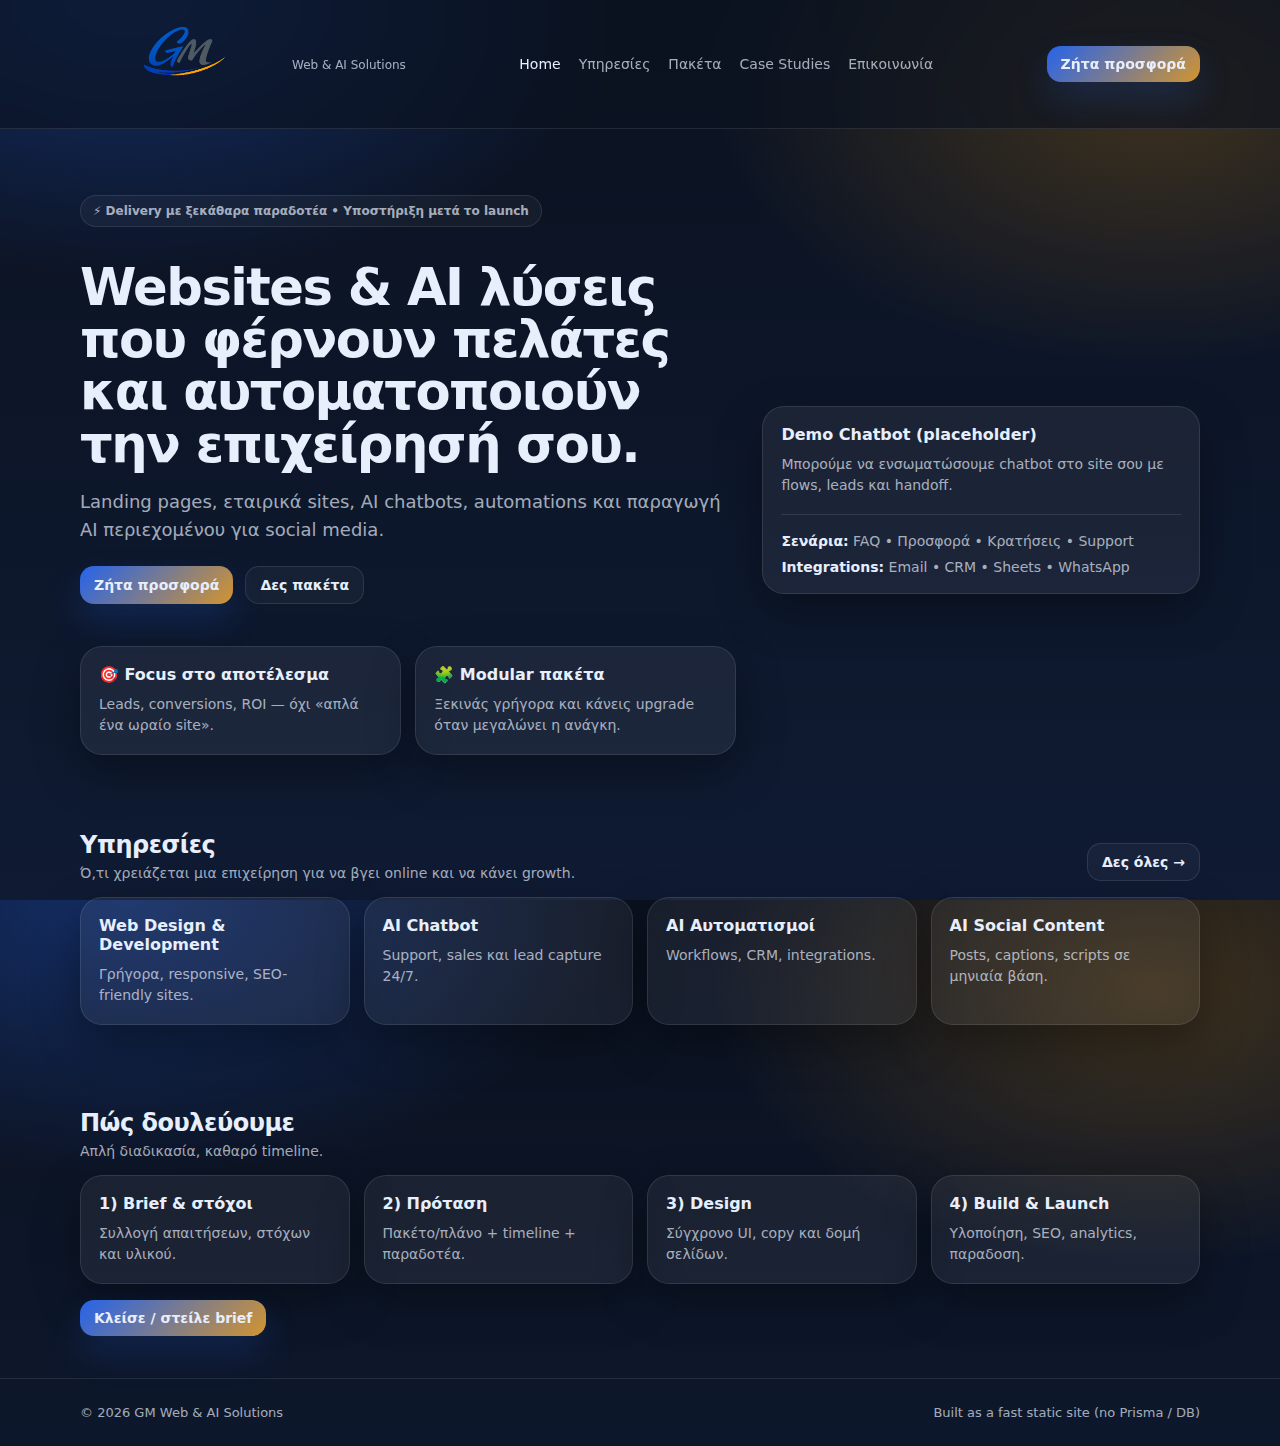
<file: index.html>
<!doctype html>
<html lang="el">
<head>
  <meta charset="utf-8" />
  <meta name="viewport" content="width=device-width, initial-scale=1" />
  <title>GM • Home</title>
  <link rel="stylesheet" href="style.css" />
</head>
<body>
  <header class="nav">
    <div class="container nav-inner">
      <a class="brand" href="index.html">
        <img src="assets/logo.png" alt="Logo"/>
        <div>
          <div class="t2">Web & AI Solutions</div>
        </div>
      </a>

      <nav class="nav-links" data-nav>
        <a href="index.html">Home</a>
        <a href="services.html">Υπηρεσίες</a>
        <a href="pricing.html">Πακέτα</a>
        <a href="case-studies.html">Case Studies</a>
        <a href="contact.html">Επικοινωνία</a>
      </nav>

      <div style="display:flex; gap:10px; align-items:center;">
        <a class="btn primary" href="contact.html">Ζήτα προσφορά</a>
        <button class="mobile-toggle" aria-label="Menu" data-mobile-toggle>☰</button>
      </div>
    </div>
    <div class="container mobile-menu" data-mobile-menu data-nav>
      <a href="index.html">Home</a>
      <a href="services.html">Υπηρεσίες</a>
      <a href="pricing.html">Πακέτα</a>
      <a href="case-studies.html">Case Studies</a>
      <a href="contact.html">Επικοινωνία</a>
    </div>
  </header>

  <main>
  <section class="hero">
    <div class="container">
      <span class="badge">⚡ Delivery με ξεκάθαρα παραδοτέα • Υποστήριξη μετά το launch</span>

      <div class="hero-grid">
        <div>
          <h1 class="h1">Websites & AI λύσεις που φέρνουν πελάτες και αυτοματοποιούν την επιχείρησή σου.</h1>
          <p class="lead">Landing pages, εταιρικά sites, AI chatbots, automations και παραγωγή AI περιεχομένου για social media.</p>

          <div class="hero-actions">
            <a class="btn primary" href="contact.html">Ζήτα προσφορά</a>
            <a class="btn ghost" href="pricing.html">Δες πακέτα</a>
          </div>

          <div class="section" style="padding-bottom:0;">
            <div class="grid2">
              <div class="card">
                <h3>🎯 Focus στο αποτέλεσμα</h3>
                <p>Leads, conversions, ROI — όχι «απλά ένα ωραίο site».</p>
              </div>
              <div class="card">
                <h3>🧩 Modular πακέτα</h3>
                <p>Ξεκινάς γρήγορα και κάνεις upgrade όταν μεγαλώνει η ανάγκη.</p>
              </div>
            </div>
          </div>
        </div>

        <div class="card">
          <h3>Demo Chatbot (placeholder)</h3>
          <p>Μπορούμε να ενσωματώσουμε chatbot στο site σου με flows, leads και handoff.</p>
          <hr class="hr"/>
          <div class="kpi"><strong>Σενάρια:</strong> FAQ • Προσφορά • Κρατήσεις • Support</div>
          <div class="kpi" style="margin-top:10px;"><strong>Integrations:</strong> Email • CRM • Sheets • WhatsApp</div>
        </div>
      </div>
    </div>
  </section>

  <section class="section">
    <div class="container">
      <div class="section-head">
        <div>
          <h2 class="section-title">Υπηρεσίες</h2>
          <p class="section-sub">Ό,τι χρειάζεται μια επιχείρηση για να βγει online και να κάνει growth.</p>
        </div>
        <a class="btn ghost" href="services.html">Δες όλες →</a>
      </div>

      <div class="grid4">
        <a class="card" href="services.html#websites">
          <h3>Web Design & Development</h3>
          <p>Γρήγορα, responsive, SEO-friendly sites.</p>
        </a>
        <a class="card" href="services.html#ai-chatbot">
          <h3>AI Chatbot</h3>
          <p>Support, sales και lead capture 24/7.</p>
        </a>
        <a class="card" href="services.html#automations">
          <h3>AI Αυτοματισμοί</h3>
          <p>Workflows, CRM, integrations.</p>
        </a>
        <a class="card" href="services.html#ai-content">
          <h3>AI Social Content</h3>
          <p>Posts, captions, scripts σε μηνιαία βάση.</p>
        </a>
      </div>
    </div>
  </section>

  <section class="section">
    <div class="container">
      <div class="section-head">
        <div>
          <h2 class="section-title">Πώς δουλεύουμε</h2>
          <p class="section-sub">Απλή διαδικασία, καθαρό timeline.</p>
        </div>
      </div>

      <div class="grid4">
        <div class="card"><h3>1) Brief & στόχοι</h3><p>Συλλογή απαιτήσεων, στόχων και υλικού.</p></div>
        <div class="card"><h3>2) Πρόταση</h3><p>Πακέτο/πλάνο + timeline + παραδοτέα.</p></div>
        <div class="card"><h3>3) Design</h3><p>Σύγχρονο UI, copy και δομή σελίδων.</p></div>
        <div class="card"><h3>4) Build & Launch</h3><p>Υλοποίηση, SEO, analytics, παραδοση.</p></div>
      </div>

      <div style="margin-top:16px;">
        <a class="btn primary" href="contact.html">Κλείσε / στείλε brief</a>
      </div>
    </div>
  </section>
</main>


  <footer class="footer">
    <div class="container" style="display:flex; gap:14px; align-items:center; justify-content:space-between; flex-wrap:wrap;">
      <div>© <span id="y"></span> GM Web & AI Solutions</div>
      <div>Built as a fast static site (no Prisma / DB)</div>
    </div>
  </footer>

  <script>document.getElementById('y').textContent = new Date().getFullYear();</script>
  <script src="app.js"></script>
<!-- Tawk.to Live Chat -->
<script type="text/javascript">
  var Tawk_API=Tawk_API||{}, Tawk_LoadStart=new Date();
  (function(){
    var s1=document.createElement("script"),s0=document.getElementsByTagName("script")[0];
    s1.async=true;
    // Αντικατάστησε το YOUR_PROPERTY_ID/YOUR_WIDGET_ID με αυτά που δίνει το tawk.to
    // Παράδειγμα: https://embed.tawk.to/XXXX/YYYY
    s1.src='https://embed.tawk.to/69833ee8f633d11c3cbc7ebc/1jgkarf2d';
    s1.charset='UTF-8';
    s1.setAttribute('crossorigin','*');
    s0.parentNode.insertBefore(s1,s0);
  })();
</script>
<!-- End Tawk.to Live Chat -->

</body>
</html>
</file>
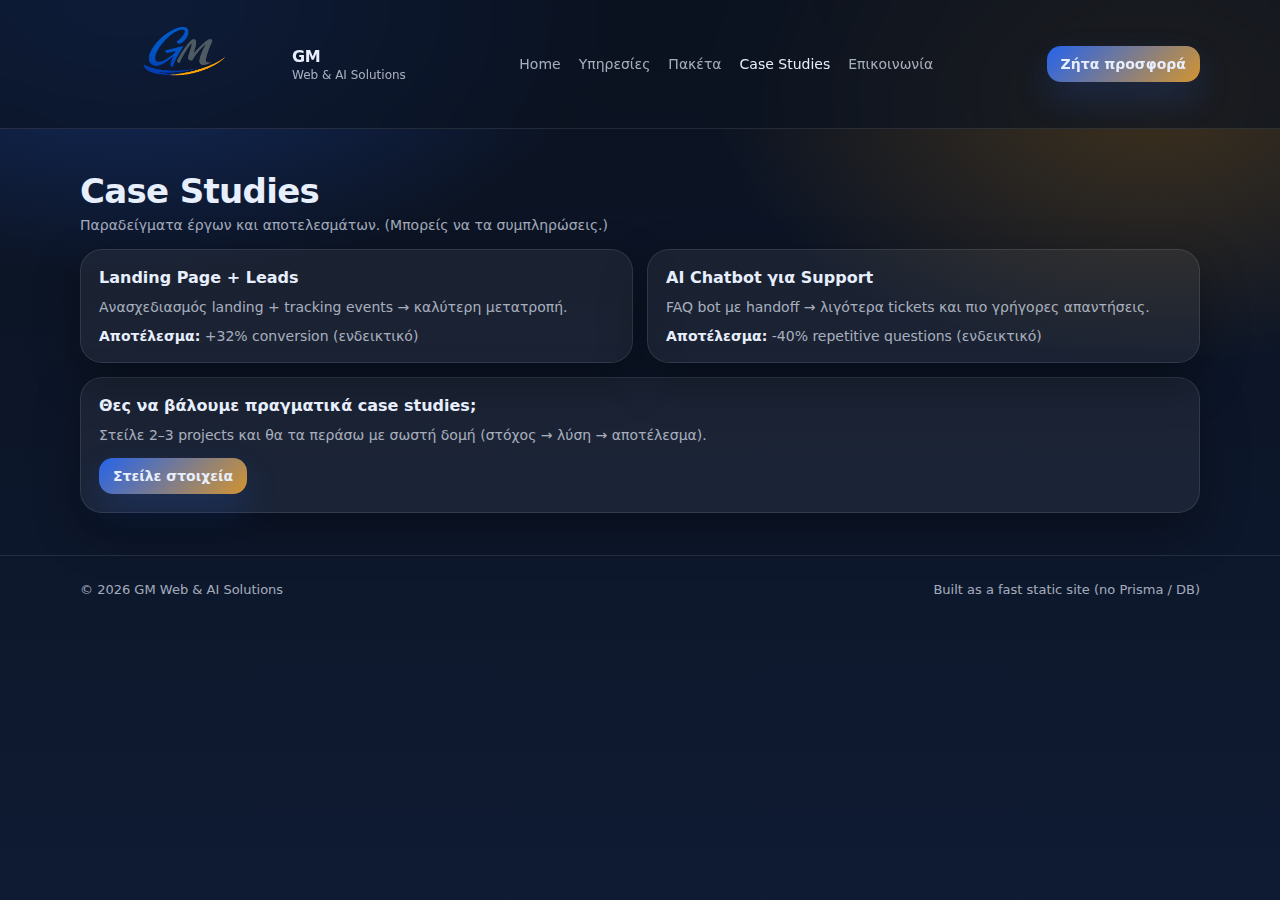
<file: case-studies.html>
<!doctype html>
<html lang="el">
<head>
  <meta charset="utf-8" />
  <meta name="viewport" content="width=device-width, initial-scale=1" />
  <title>GM • Case Studies</title>
  <link rel="stylesheet" href="style.css" />
</head>
<body>
  <header class="nav">
    <div class="container nav-inner">
      <a class="brand" href="index.html">
        <img src="assets/logo.png" alt="Logo"/>
        <div>
          <div class="t1">GM</div>
          <div class="t2">Web & AI Solutions</div>
        </div>
      </a>

      <nav class="nav-links" data-nav>
        <a href="index.html">Home</a>
        <a href="services.html">Υπηρεσίες</a>
        <a href="pricing.html">Πακέτα</a>
        <a href="case-studies.html">Case Studies</a>
        <a href="contact.html">Επικοινωνία</a>
      </nav>

      <div style="display:flex; gap:10px; align-items:center;">
        <a class="btn primary" href="contact.html">Ζήτα προσφορά</a>
        <button class="mobile-toggle" aria-label="Menu" data-mobile-toggle>☰</button>
      </div>
    </div>
    <div class="container mobile-menu" data-mobile-menu data-nav>
      <a href="index.html">Home</a>
      <a href="services.html">Υπηρεσίες</a>
      <a href="pricing.html">Πακέτα</a>
      <a href="case-studies.html">Case Studies</a>
      <a href="contact.html">Επικοινωνία</a>
    </div>
  </header>

  <main class="section">
  <div class="container">
    <div class="section-head">
      <div>
        <h1 class="section-title" style="font-size:34px;">Case Studies</h1>
        <p class="section-sub">Παραδείγματα έργων και αποτελεσμάτων. (Μπορείς να τα συμπληρώσεις.)</p>
      </div>
    </div>

    <div class="grid2">
      <div class="card">
        <h3>Landing Page + Leads</h3>
        <p>Ανασχεδιασμός landing + tracking events → καλύτερη μετατροπή.</p>
        <div class="kpi" style="margin-top:10px;"><strong>Αποτέλεσμα:</strong> +32% conversion (ενδεικτικό)</div>
      </div>
      <div class="card">
        <h3>AI Chatbot για Support</h3>
        <p>FAQ bot με handoff → λιγότερα tickets και πιο γρήγορες απαντήσεις.</p>
        <div class="kpi" style="margin-top:10px;"><strong>Αποτέλεσμα:</strong> -40% repetitive questions (ενδεικτικό)</div>
      </div>
    </div>

    <div class="card" style="margin-top:14px;">
      <h3>Θες να βάλουμε πραγματικά case studies;</h3>
      <p>Στείλε 2–3 projects και θα τα περάσω με σωστή δομή (στόχος → λύση → αποτέλεσμα).</p>
      <div style="margin-top:12px;"><a class="btn primary" href="contact.html">Στείλε στοιχεία</a></div>
    </div>
  </div>
</main>


  <footer class="footer">
    <div class="container" style="display:flex; gap:14px; align-items:center; justify-content:space-between; flex-wrap:wrap;">
      <div>© <span id="y"></span> GM Web & AI Solutions</div>
      <div>Built as a fast static site (no Prisma / DB)</div>
    </div>
  </footer>

  <script>document.getElementById('y').textContent = new Date().getFullYear();</script>
  <script src="app.js"></script>
<!-- Tawk.to Live Chat -->
<script type="text/javascript">
  var Tawk_API=Tawk_API||{}, Tawk_LoadStart=new Date();
  (function(){
    var s1=document.createElement("script"),s0=document.getElementsByTagName("script")[0];
    s1.async=true;
    // Αντικατάστησε το YOUR_PROPERTY_ID/YOUR_WIDGET_ID με αυτά που δίνει το tawk.to
    // Παράδειγμα: https://embed.tawk.to/XXXX/YYYY
    s1.src='https://embed.tawk.to/69833ee8f633d11c3cbc7ebc/1jgkarf2d';
    s1.charset='UTF-8';
    s1.setAttribute('crossorigin','*');
    s0.parentNode.insertBefore(s1,s0);
  })();
</script>
<!-- End Tawk.to Live Chat -->

</body>
</html>
</file>
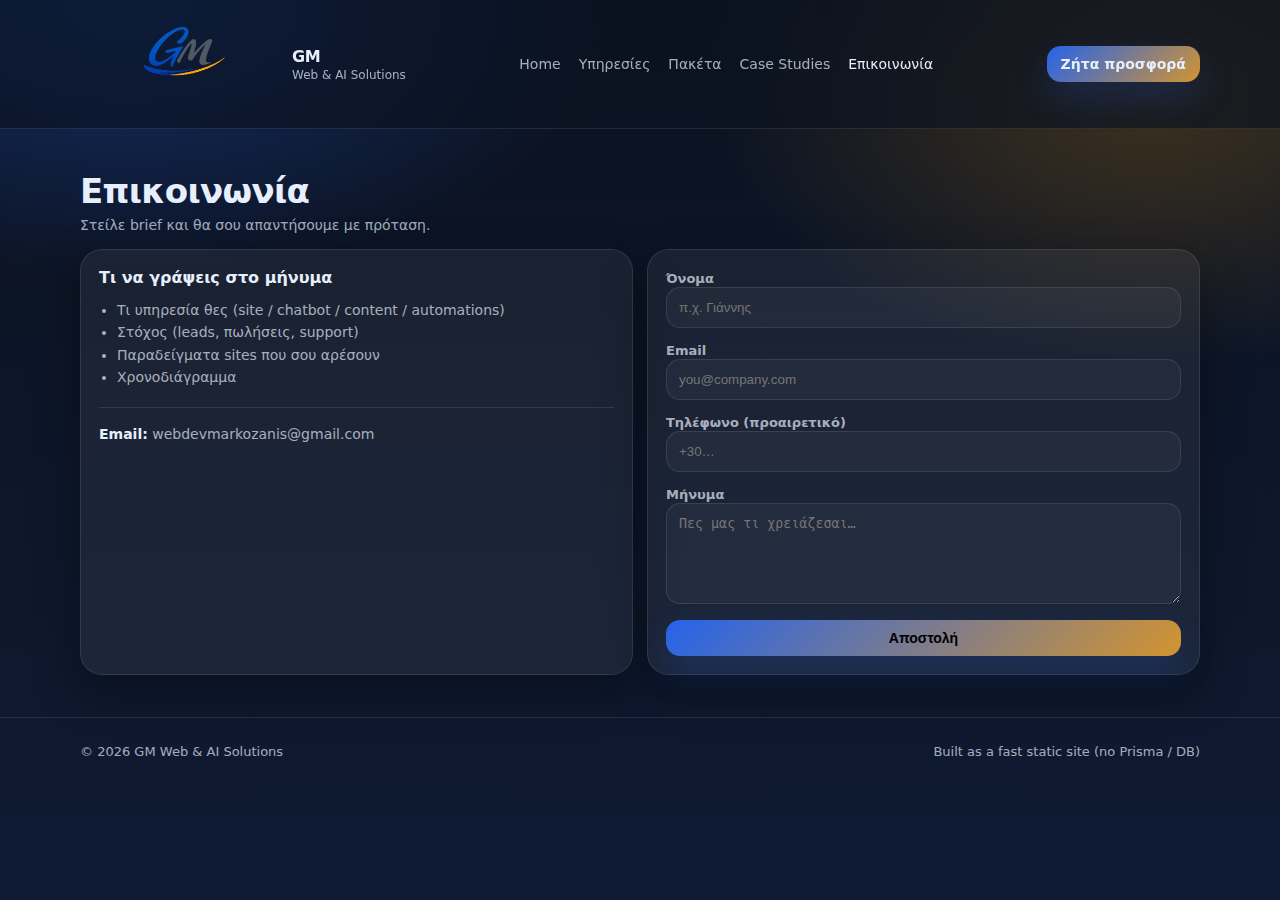
<file: contact.html>
<!doctype html>
<html lang="el">
<head>
  <meta charset="utf-8" />
  <meta name="viewport" content="width=device-width, initial-scale=1" />
  <title>GM • Επικοινωνία</title>
  <link rel="stylesheet" href="style.css" />
</head>
<body>
  <header class="nav">
    <div class="container nav-inner">
      <a class="brand" href="index.html">
        <img src="assets/logo.png" alt="Logo"/>
        <div>
          <div class="t1">GM</div>
          <div class="t2">Web & AI Solutions</div>
        </div>
      </a>

      <nav class="nav-links" data-nav>
        <a href="index.html">Home</a>
        <a href="services.html">Υπηρεσίες</a>
        <a href="pricing.html">Πακέτα</a>
        <a href="case-studies.html">Case Studies</a>
        <a href="contact.html">Επικοινωνία</a>
      </nav>

      <div style="display:flex; gap:10px; align-items:center;">
        <a class="btn primary" href="contact.html">Ζήτα προσφορά</a>
        <button class="mobile-toggle" aria-label="Menu" data-mobile-toggle>☰</button>
      </div>
    </div>
    <div class="container mobile-menu" data-mobile-menu data-nav>
      <a href="index.html">Home</a>
      <a href="services.html">Υπηρεσίες</a>
      <a href="pricing.html">Πακέτα</a>
      <a href="case-studies.html">Case Studies</a>
      <a href="contact.html">Επικοινωνία</a>
    </div>
  </header>

  <main class="section">
  <div class="container">
    <div class="section-head">
      <div>
        <h1 class="section-title" style="font-size:34px;">Επικοινωνία</h1>
        <p class="section-sub">Στείλε brief και θα σου απαντήσουμε με πρόταση.</p>
      </div>
    </div>

    <div class="grid2">
      <div class="card">
        <h3>Τι να γράψεις στο μήνυμα</h3>
        <ul class="list">
          <li>Τι υπηρεσία θες (site / chatbot / content / automations)</li>
          <li>Στόχος (leads, πωλήσεις, support)</li>
          <li>Παραδείγματα sites που σου αρέσουν</li>
          <li>Χρονοδιάγραμμα</li>
        </ul>
        <hr class="hr"/>
        <div class="kpi"><strong>Email:</strong> webdevmarkozanis@gmail.com</div>
      </div>

      <form class="card form" action="#" method="post" onsubmit="alert('Demo form: σύνδεσε το με Formspree/Netlify Forms ή custom backend.'); return false;">
        <div>
          <label>Όνομα</label>
          <input name="name" placeholder="π.χ. Γιάννης" required />
        </div>
        <div>
          <label>Email</label>
          <input type="email" name="email" placeholder="you@company.com" required />
        </div>
        <div>
          <label>Τηλέφωνο (προαιρετικό)</label>
          <input name="phone" placeholder="+30…" />
        </div>
        <div>
          <label>Μήνυμα</label>
          <textarea name="message" rows="5" placeholder="Πες μας τι χρειάζεσαι…"></textarea>
        </div>
        <button class="btn primary" type="submit">Αποστολή</button>
      </form>
    </div>
  </div>
</main>


  <footer class="footer">
    <div class="container" style="display:flex; gap:14px; align-items:center; justify-content:space-between; flex-wrap:wrap;">
      <div>© <span id="y"></span> GM Web & AI Solutions</div>
      <div>Built as a fast static site (no Prisma / DB)</div>
    </div>
  </footer>

  <script>document.getElementById('y').textContent = new Date().getFullYear();</script>
  <script src="app.js"></script>
<!-- Tawk.to Live Chat -->
<script type="text/javascript">
  var Tawk_API=Tawk_API||{}, Tawk_LoadStart=new Date();
  (function(){
    var s1=document.createElement("script"),s0=document.getElementsByTagName("script")[0];
    s1.async=true;
    // Αντικατάστησε το YOUR_PROPERTY_ID/YOUR_WIDGET_ID με αυτά που δίνει το tawk.to
    // Παράδειγμα: https://embed.tawk.to/XXXX/YYYY
    s1.src='https://embed.tawk.to/69833ee8f633d11c3cbc7ebc/1jgkarf2d';
    s1.charset='UTF-8';
    s1.setAttribute('crossorigin','*');
    s0.parentNode.insertBefore(s1,s0);
  })();
</script>
<!-- End Tawk.to Live Chat -->

</body>
</html>
</file>
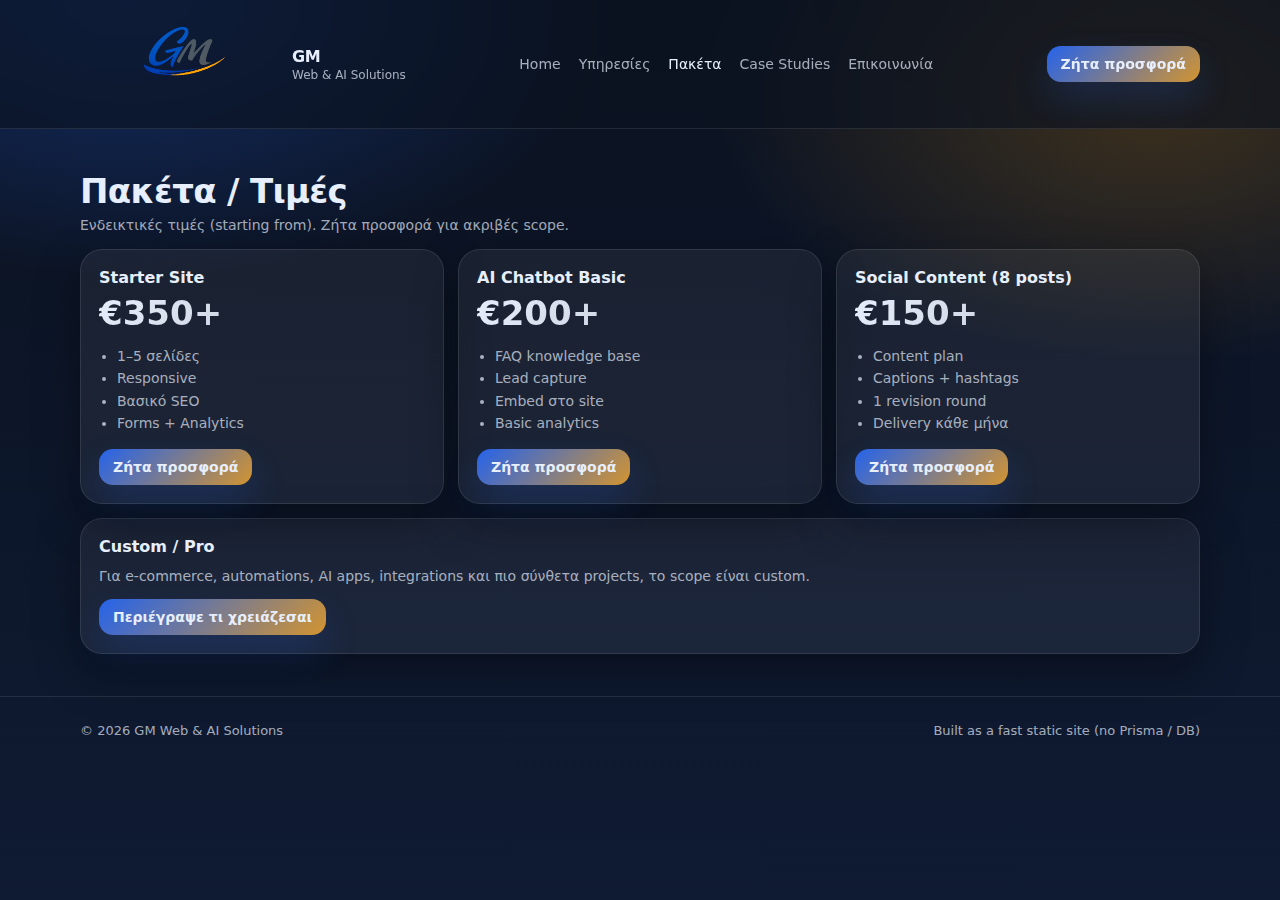
<file: pricing.html>
<!doctype html>
<html lang="el">
<head>
  <meta charset="utf-8" />
  <meta name="viewport" content="width=device-width, initial-scale=1" />
  <title>GM • Πακέτα</title>
  <link rel="stylesheet" href="style.css" />
</head>
<body>
  <header class="nav">
    <div class="container nav-inner">
      <a class="brand" href="index.html">
        <img src="assets/logo.png" alt="Logo"/>
        <div>
          <div class="t1">GM</div>
          <div class="t2">Web & AI Solutions</div>
        </div>
      </a>

      <nav class="nav-links" data-nav>
        <a href="index.html">Home</a>
        <a href="services.html">Υπηρεσίες</a>
        <a href="pricing.html">Πακέτα</a>
        <a href="case-studies.html">Case Studies</a>
        <a href="contact.html">Επικοινωνία</a>
      </nav>

      <div style="display:flex; gap:10px; align-items:center;">
        <a class="btn primary" href="contact.html">Ζήτα προσφορά</a>
        <button class="mobile-toggle" aria-label="Menu" data-mobile-toggle>☰</button>
      </div>
    </div>
    <div class="container mobile-menu" data-mobile-menu data-nav>
      <a href="index.html">Home</a>
      <a href="services.html">Υπηρεσίες</a>
      <a href="pricing.html">Πακέτα</a>
      <a href="case-studies.html">Case Studies</a>
      <a href="contact.html">Επικοινωνία</a>
    </div>
  </header>

  <main class="section">
  <div class="container">
    <div class="section-head">
      <div>
        <h1 class="section-title" style="font-size:34px;">Πακέτα / Τιμές</h1>
        <p class="section-sub">Ενδεικτικές τιμές (starting from). Ζήτα προσφορά για ακριβές scope.</p>
      </div>
    </div>

    <div class="grid3">
      <div class="card">
        <h3>Starter Site</h3>
        <div class="price">€350+</div>
        <ul class="list">
          <li>1–5 σελίδες</li>
          <li>Responsive</li>
          <li>Βασικό SEO</li>
          <li>Forms + Analytics</li>
        </ul>
        <div style="margin-top:14px;"><a class="btn primary" href="contact.html">Ζήτα προσφορά</a></div>
      </div>

      <div class="card">
        <h3>AI Chatbot Basic</h3>
        <div class="price">€200+</div>
        <ul class="list">
          <li>FAQ knowledge base</li>
          <li>Lead capture</li>
          <li>Embed στο site</li>
          <li>Basic analytics</li>
        </ul>
        <div style="margin-top:14px;"><a class="btn primary" href="contact.html">Ζήτα προσφορά</a></div>
      </div>

      <div class="card">
        <h3>Social Content (8 posts)</h3>
        <div class="price">€150+</div>
        <ul class="list">
          <li>Content plan</li>
          <li>Captions + hashtags</li>
          <li>1 revision round</li>
          <li>Delivery κάθε μήνα</li>
        </ul>
        <div style="margin-top:14px;"><a class="btn primary" href="contact.html">Ζήτα προσφορά</a></div>
      </div>
    </div>

    <div class="card" style="margin-top:14px;">
      <h3>Custom / Pro</h3>
      <p>Για e-commerce, automations, AI apps, integrations και πιο σύνθετα projects, το scope είναι custom.</p>
      <div style="margin-top:12px;"><a class="btn primary" href="contact.html">Περιέγραψε τι χρειάζεσαι</a></div>
    </div>
  </div>
</main>


  <footer class="footer">
    <div class="container" style="display:flex; gap:14px; align-items:center; justify-content:space-between; flex-wrap:wrap;">
      <div>© <span id="y"></span> GM Web & AI Solutions</div>
      <div>Built as a fast static site (no Prisma / DB)</div>
    </div>
  </footer>

  <script>document.getElementById('y').textContent = new Date().getFullYear();</script>
  <script src="app.js"></script>
<!-- Tawk.to Live Chat -->
<script type="text/javascript">
  var Tawk_API=Tawk_API||{}, Tawk_LoadStart=new Date();
  (function(){
    var s1=document.createElement("script"),s0=document.getElementsByTagName("script")[0];
    s1.async=true;
    // Αντικατάστησε το YOUR_PROPERTY_ID/YOUR_WIDGET_ID με αυτά που δίνει το tawk.to
    // Παράδειγμα: https://embed.tawk.to/XXXX/YYYY
    s1.src='https://embed.tawk.to/69833ee8f633d11c3cbc7ebc/1jgkarf2d';
    s1.charset='UTF-8';
    s1.setAttribute('crossorigin','*');
    s0.parentNode.insertBefore(s1,s0);
  })();
</script>
<!-- End Tawk.to Live Chat -->

</body>
</html>
</file>
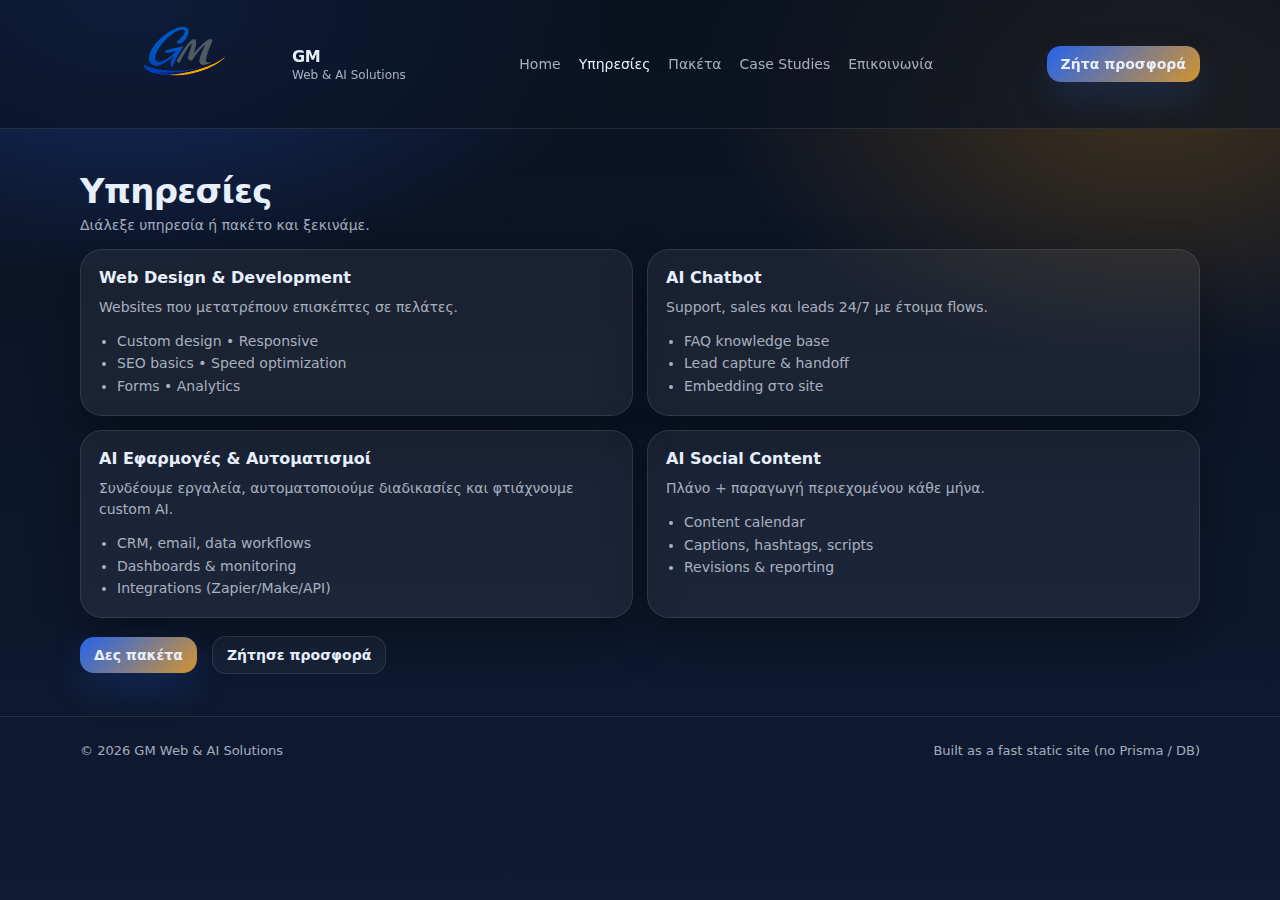
<file: services.html>
<!doctype html>
<html lang="el">
<head>
  <meta charset="utf-8" />
  <meta name="viewport" content="width=device-width, initial-scale=1" />
  <title>GM • Υπηρεσίες</title>
  <link rel="stylesheet" href="style.css" />
</head>
<body>
  <header class="nav">
    <div class="container nav-inner">
      <a class="brand" href="index.html">
        <img src="assets/logo.png" alt="Logo"/>
        <div>
          <div class="t1">GM</div>
          <div class="t2">Web & AI Solutions</div>
        </div>
      </a>

      <nav class="nav-links" data-nav>
        <a href="index.html">Home</a>
        <a href="services.html">Υπηρεσίες</a>
        <a href="pricing.html">Πακέτα</a>
        <a href="case-studies.html">Case Studies</a>
        <a href="contact.html">Επικοινωνία</a>
      </nav>

      <div style="display:flex; gap:10px; align-items:center;">
        <a class="btn primary" href="contact.html">Ζήτα προσφορά</a>
        <button class="mobile-toggle" aria-label="Menu" data-mobile-toggle>☰</button>
      </div>
    </div>
    <div class="container mobile-menu" data-mobile-menu data-nav>
      <a href="index.html">Home</a>
      <a href="services.html">Υπηρεσίες</a>
      <a href="pricing.html">Πακέτα</a>
      <a href="case-studies.html">Case Studies</a>
      <a href="contact.html">Επικοινωνία</a>
    </div>
  </header>

  <main class="section">
  <div class="container">
    <div class="section-head">
      <div>
        <h1 class="section-title" style="font-size:34px;">Υπηρεσίες</h1>
        <p class="section-sub">Διάλεξε υπηρεσία ή πακέτο και ξεκινάμε.</p>
      </div>
    </div>

    <div class="grid2">
      <section id="websites" class="card">
        <h3>Web Design & Development</h3>
        <p>Websites που μετατρέπουν επισκέπτες σε πελάτες.</p>
        <ul class="list">
          <li>Custom design • Responsive</li>
          <li>SEO basics • Speed optimization</li>
          <li>Forms • Analytics</li>
        </ul>
      </section>

      <section id="ai-chatbot" class="card">
        <h3>AI Chatbot</h3>
        <p>Support, sales και leads 24/7 με έτοιμα flows.</p>
        <ul class="list">
          <li>FAQ knowledge base</li>
          <li>Lead capture & handoff</li>
          <li>Embedding στο site</li>
        </ul>
      </section>

      <section id="automations" class="card">
        <h3>AI Εφαρμογές & Αυτοματισμοί</h3>
        <p>Συνδέουμε εργαλεία, αυτοματοποιούμε διαδικασίες και φτιάχνουμε custom AI.</p>
        <ul class="list">
          <li>CRM, email, data workflows</li>
          <li>Dashboards & monitoring</li>
          <li>Integrations (Zapier/Make/API)</li>
        </ul>
      </section>

      <section id="ai-content" class="card">
        <h3>AI Social Content</h3>
        <p>Πλάνο + παραγωγή περιεχομένου κάθε μήνα.</p>
        <ul class="list">
          <li>Content calendar</li>
          <li>Captions, hashtags, scripts</li>
          <li>Revisions & reporting</li>
        </ul>
      </section>
    </div>

    <div style="margin-top:18px;">
      <a class="btn primary" href="pricing.html">Δες πακέτα</a>
      <a class="btn ghost" style="margin-left:10px;" href="contact.html">Ζήτησε προσφορά</a>
    </div>
  </div>
</main>


  <footer class="footer">
    <div class="container" style="display:flex; gap:14px; align-items:center; justify-content:space-between; flex-wrap:wrap;">
      <div>© <span id="y"></span> GM Web & AI Solutions</div>
      <div>Built as a fast static site (no Prisma / DB)</div>
    </div>
  </footer>

  <script>document.getElementById('y').textContent = new Date().getFullYear();</script>
  <script src="app.js"></script>
<!-- Tawk.to Live Chat -->
<script type="text/javascript">
  var Tawk_API=Tawk_API||{}, Tawk_LoadStart=new Date();
  (function(){
    var s1=document.createElement("script"),s0=document.getElementsByTagName("script")[0];
    s1.async=true;
    // Αντικατάστησε το YOUR_PROPERTY_ID/YOUR_WIDGET_ID με αυτά που δίνει το tawk.to
    // Παράδειγμα: https://embed.tawk.to/XXXX/YYYY
    s1.src='https://embed.tawk.to/69833ee8f633d11c3cbc7ebc/1jgkarf2d';
    s1.charset='UTF-8';
    s1.setAttribute('crossorigin','*');
    s0.parentNode.insertBefore(s1,s0);
  })();
</script>
<!-- End Tawk.to Live Chat -->

</body>
</html>
</file>
<file: style.css>
:root {
  --bg: #0b1220;
  --bg2: #0f1b33;
  --card: rgba(255,255,255,.06);
  --border: rgba(255,255,255,.10);
  --text: #e7eefc;
  --muted: rgba(231,238,252,.70);
  --accent: #2563eb; /* blue */
  --accent2: #f59e0b; /* amber */
  --shadow: 0 18px 45px rgba(0,0,0,.35);
}

* { box-sizing: border-box; }
html, body { height: 100%; }
body {
  margin: 0;
  font-family: ui-sans-serif, system-ui, -apple-system, Segoe UI, Roboto, Helvetica, Arial, "Apple Color Emoji", "Segoe UI Emoji";
  color: var(--text);
  background:
    radial-gradient(900px 500px at 10% 0%, rgba(37,99,235,.35), transparent 55%),
    radial-gradient(800px 500px at 90% 10%, rgba(245,158,11,.22), transparent 55%),
    linear-gradient(180deg, var(--bg) 0%, var(--bg2) 100%);
}

a { color: inherit; text-decoration: none; }
.container { width: min(1120px, calc(100% - 32px)); margin: 0 auto; }

.nav {
  position: sticky; top: 0; z-index: 50;
  backdrop-filter: blur(14px);
  background: rgba(11,18,32,.65);
  border-bottom: 1px solid var(--border);
}
.nav-inner {
  display: flex; align-items: center; justify-content: space-between;
  padding: 14px 0;
}
.brand { display: flex; align-items: center; gap: 12px; }
.brand img { width: 200px; height: 100px; border-radius: 12px; object-fit: cover; }
.brand .t1 { font-weight: 700; letter-spacing: -.02em; }
.brand .t2 { font-size: 12px; color: var(--muted); margin-top: 2px; }

.nav-links { display: flex; gap: 18px; align-items: center; }
.nav-links a { font-size: 14px; color: var(--muted); }
.nav-links a:hover { color: var(--text); }
.nav-links a.active { color: var(--text); }

.btn {
  display: inline-flex; align-items: center; justify-content: center;
  padding: 10px 14px; border-radius: 14px;
  font-weight: 700; font-size: 14px;
  border: 1px solid var(--border);
  transition: transform .15s ease, filter .15s ease;
}
.btn:hover { transform: translateY(-1px); }
.btn.primary {
  border: none;
  background: linear-gradient(135deg, var(--accent) 0%, var(--accent2) 120%);
  box-shadow: 0 16px 35px rgba(37,99,235,.20);
}
.btn.ghost { background: rgba(255,255,255,.04); }

.mobile-toggle {
  display: none;
  width: 44px; height: 44px;
  border-radius: 14px;
  border: 1px solid var(--border);
  background: rgba(255,255,255,.04);
  color: var(--text);
}
.mobile-menu {
  display: none;
  padding: 10px 0 16px 0;
}
.mobile-menu a {
  display: block;
  padding: 12px 0;
  border-top: 1px solid var(--border);
  color: var(--muted);
}
.mobile-menu a:hover { color: var(--text); }

.hero {
  padding: 66px 0 34px 0;
}
.badge {
  display: inline-flex; align-items: center; gap: 10px;
  padding: 8px 12px; border-radius: 999px;
  border: 1px solid var(--border);
  background: rgba(255,255,255,.04);
  color: var(--muted);
  font-size: 12px; font-weight: 600;
}
.hero-grid {
  display: grid;
  gap: 26px;
  grid-template-columns: 1.2fr .8fr;
  align-items: center;
  margin-top: 18px;
}
.h1 {
  font-size: clamp(32px, 4vw, 54px);
  line-height: 1.02;
  letter-spacing: -.03em;
  margin: 16px 0 0 0;
}
.lead {
  margin: 18px 0 0 0;
  font-size: 18px;
  color: var(--muted);
  line-height: 1.55;
}
.hero-actions { display: flex; flex-wrap: wrap; gap: 12px; margin-top: 22px; }

.card {
  background: var(--card);
  border: 1px solid var(--border);
  border-radius: 22px;
  padding: 18px;
  box-shadow: var(--shadow);
}
.card h3 { margin: 0; font-size: 16px; }
.card p { margin: 10px 0 0 0; color: var(--muted); font-size: 14px; line-height: 1.5; }

.section { padding: 42px 0; }
.section-head { display: flex; align-items: end; justify-content: space-between; gap: 18px; margin-bottom: 16px; }
.section-title { font-size: 24px; font-weight: 800; letter-spacing: -.02em; margin: 0; }
.section-sub { margin: 6px 0 0 0; color: var(--muted); font-size: 14px; max-width: 62ch; }

.grid4 { display: grid; grid-template-columns: repeat(4, 1fr); gap: 14px; }
.grid3 { display: grid; grid-template-columns: repeat(3, 1fr); gap: 14px; }
.grid2 { display: grid; grid-template-columns: repeat(2, 1fr); gap: 14px; }
.kpi { font-size: 14px; color: var(--muted); }
.kpi strong { color: var(--text); }

.list {
  margin: 12px 0 0 0;
  padding-left: 18px;
  color: var(--muted);
  font-size: 14px;
  line-height: 1.6;
}
.price {
  font-size: 34px; font-weight: 900; margin-top: 6px;
  background: linear-gradient(135deg, var(--text) 0%, rgba(231,238,252,.75) 100%);
  -webkit-background-clip: text;
  background-clip: text;
  color: transparent;
}
.hr { border: none; border-top: 1px solid var(--border); margin: 18px 0; }

.form {
  display: grid; gap: 12px;
}
label { font-size: 13px; font-weight: 700; color: var(--muted); }
input, textarea {
  width: 100%;
  padding: 12px 12px;
  border-radius: 14px;
  border: 1px solid var(--border);
  background: rgba(255,255,255,.04);
  color: var(--text);
  outline: none;
}
input:focus, textarea:focus {
  border-color: rgba(37,99,235,.6);
  box-shadow: 0 0 0 4px rgba(37,99,235,.18);
}

.footer {
  padding: 26px 0;
  border-top: 1px solid var(--border);
  color: var(--muted);
  font-size: 13px;
}

@media (max-width: 900px) {
  .hero-grid { grid-template-columns: 1fr; }
  .grid4 { grid-template-columns: 1fr 1fr; }
  .grid3 { grid-template-columns: 1fr; }
  .grid2 { grid-template-columns: 1fr; }
  .nav-links { display: none; }
  .mobile-toggle { display: inline-flex; align-items: center; justify-content: center; }
  .mobile-menu.open { display: block; }
}
</file>
